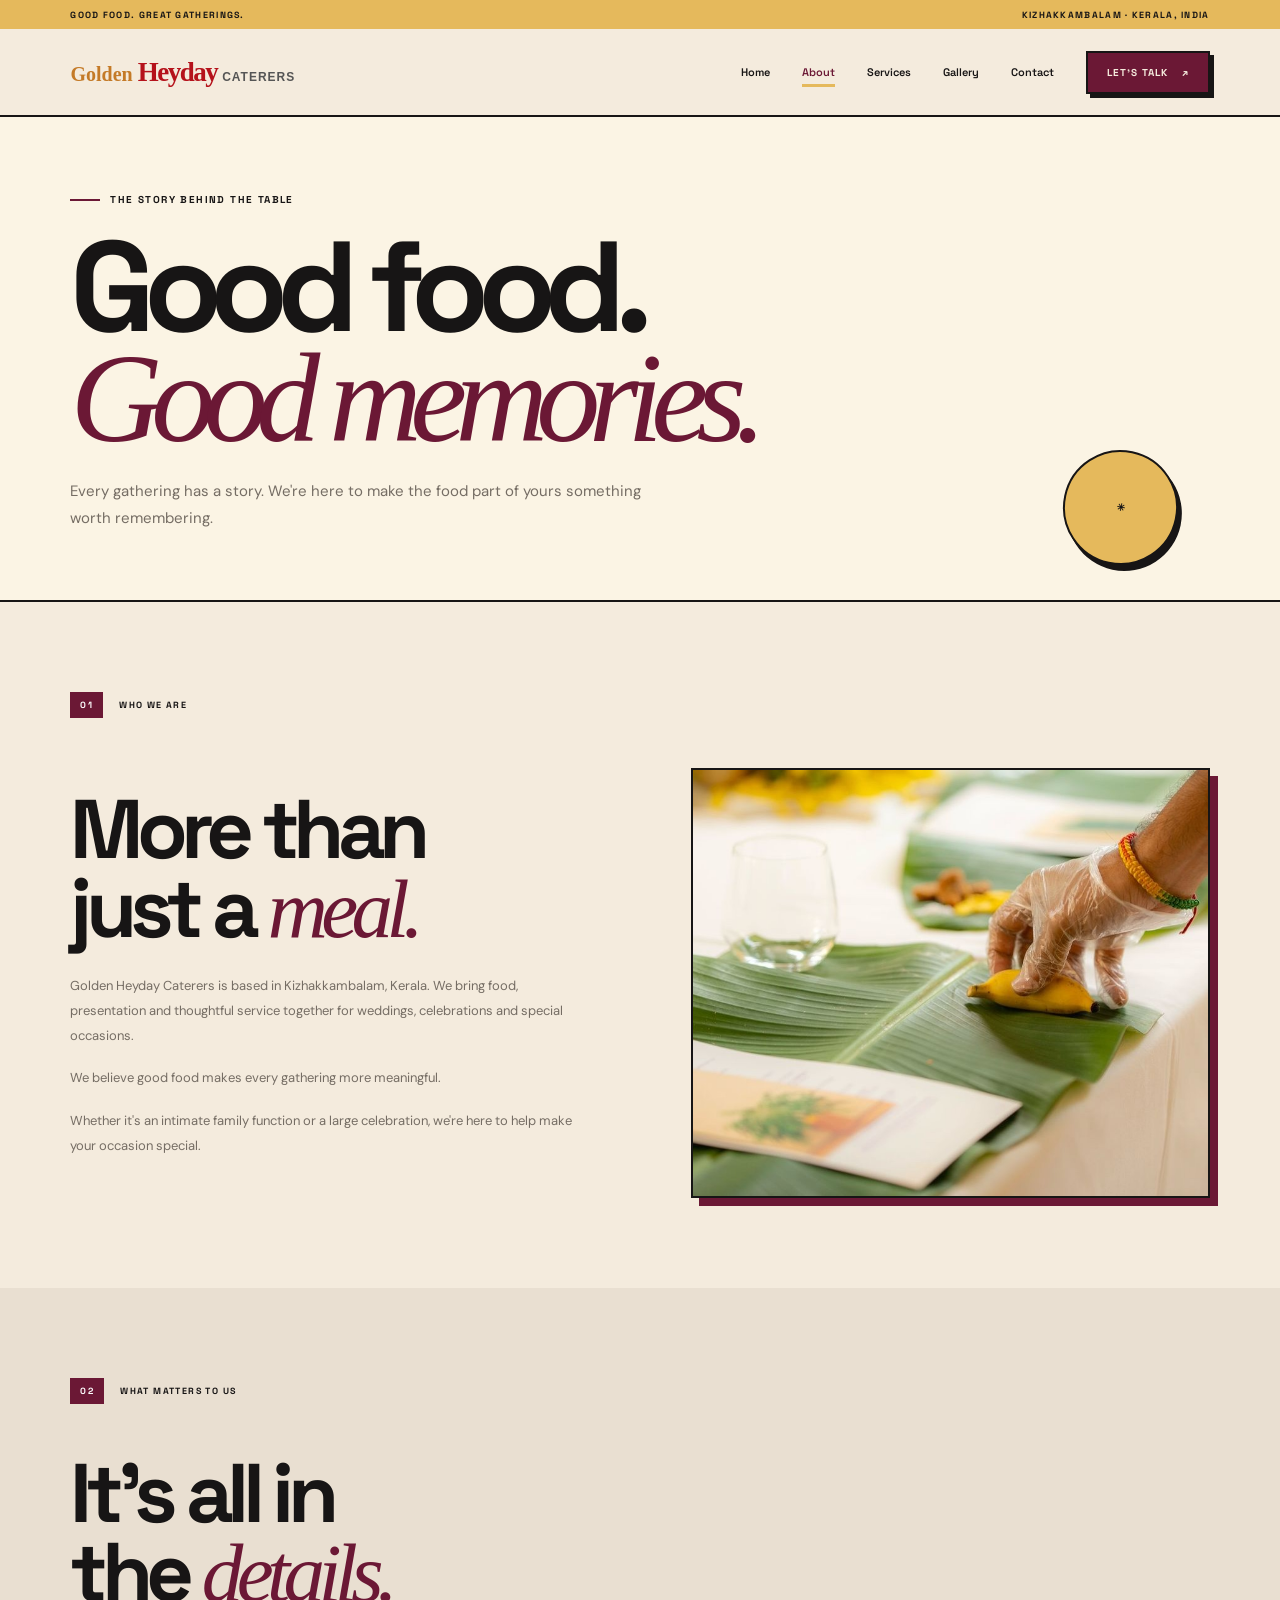
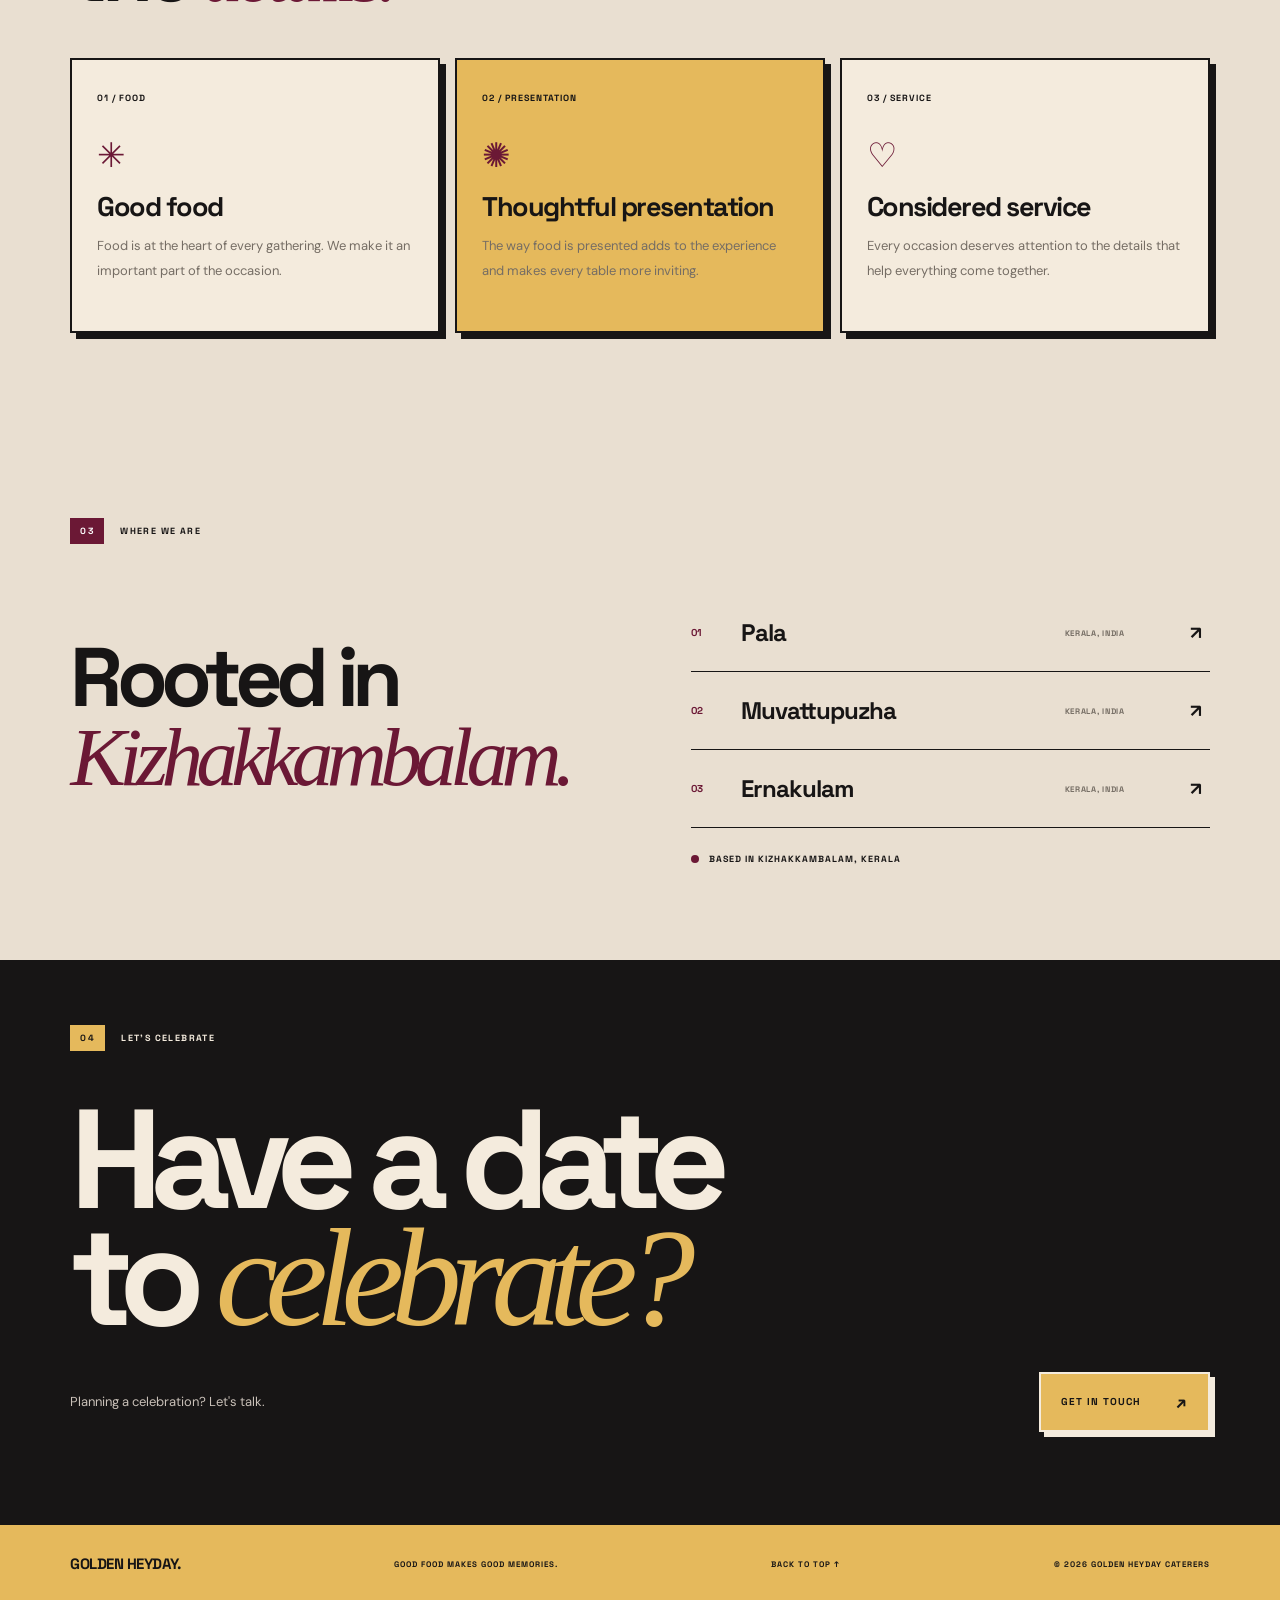
<file: about.html>
<!DOCTYPE html>
<html lang="en">
<head>
  <meta charset="UTF-8">
  <meta name="viewport" content="width=device-width, initial-scale=1.0">
  <meta name="description" content="Get to know Golden Heyday Caterers, based in Kizhakkambalam, Kerala.">
  <title>About Us | Golden Heyday Caterers</title>

  <link rel="preconnect" href="https://fonts.googleapis.com">
  <link rel="preconnect" href="https://fonts.gstatic.com" crossorigin>
  <link href="https://fonts.googleapis.com/css2?family=Bree+Serif&family=DM+Sans:wght@400;500;600;700&family=Space+Grotesk:wght@400;500;600;700&display=swap" rel="stylesheet">
  <link rel="stylesheet" href="css/style.css">
</head>
<body>

  <div class="announcement-bar">
    <span>GOOD FOOD. GREAT GATHERINGS.</span>
    <span class="announcement-location">KIZHAKKAMBALAM · KERALA, INDIA</span>
  </div>

  <header class="site-header" id="top">
    <a href="index.html" class="brand">
      <span class="brand-golden">Golden</span>
      <span class="brand-heyday">Heyday</span>
      <span class="brand-caterers">CATERERS</span>
    </a>

    <button class="menu-toggle" aria-label="Open navigation" aria-expanded="false" aria-controls="main-nav">
      <span></span><span></span>
    </button>

    <nav class="main-nav" id="main-nav">
      <a href="index.html">Home</a>
      <a href="about.html" class="active" aria-current="page">About</a>
      <a href="services.html">Services</a>
      <a href="gallery.html">Gallery</a>
      <a href="contact.html">Contact</a>
      <a class="nav-cta" href="contact.html">LET'S TALK <span>↗</span></a>
    </nav>
  </header>

  <main>
    <section class="page-hero">
      <p class="eyebrow"><span class="eyebrow-line"></span> THE STORY BEHIND THE TABLE</p>
      <h1>Good food.<br><em>Good memories.</em></h1>
      <p class="page-intro">
        Every gathering has a story. We're here to make the food
        part of yours something worth remembering.
      </p>
      <span class="hero-decoration">✳</span>
    </section>

    <section class="content-section">
      <div class="section-kicker">
        <span>01</span><span>WHO WE ARE</span>
      </div>

      <div class="two-column">
        <div>
          <h2>More than<br>just a <em>meal.</em></h2>
          <p>
            Golden Heyday Caterers is based in Kizhakkambalam, Kerala.
            We bring food, presentation and thoughtful service together
            for weddings, celebrations and special occasions.
          </p>
          <p>
            We believe good food makes every gathering more meaningful.
          </p>
          <p>
            Whether it's an intimate family function or a large
            celebration, we're here to help make your occasion special.
          </p>
        </div>

        <div class="editorial-image">
          <img src="images/057da8043b5d53d07769b2886df95674.jpg"
               alt="An elegantly arranged event table">
        </div>
      </div>
    </section>

    <section class="content-section" style="background:#E9DFD1;">
      <div class="section-kicker">
        <span>02</span><span>WHAT MATTERS TO US</span>
      </div>

      <h2>It's all in<br>the <em>details.</em></h2>

      <div class="service-grid" style="margin-top:45px;">
        <article class="service-card">
          <span class="card-number">01 / FOOD</span>
          <div class="service-icon">✳</div>
          <h3>Good food</h3>
          <p>
            Food is at the heart of every gathering.
            We make it an important part of the occasion.
          </p>
        </article>

        <article class="service-card lime-card">
          <span class="card-number">02 / PRESENTATION</span>
          <div class="service-icon">✺</div>
          <h3>Thoughtful presentation</h3>
          <p>
            The way food is presented adds to the experience
            and makes every table more inviting.
          </p>
        </article>

        <article class="service-card">
          <span class="card-number">03 / SERVICE</span>
          <div class="service-icon">♡</div>
          <h3>Considered service</h3>
          <p>
            Every occasion deserves attention to the details
            that help everything come together.
          </p>
        </article>
      </div>
    </section>

    <section class="locations section-pad">
      <div class="section-kicker">
        <span>03</span><span>WHERE WE ARE</span>
      </div>

      <div class="locations-layout">
        <div>
          <h2>Rooted in<br><em>Kizhakkambalam.</em></h2>
          <p class="locations-intro">
          </p>
        </div>

        <div class="location-list">
          <div class="location-row">
            <span>01</span><strong>Pala</strong><span>KERALA, INDIA</span><b>↗</b>
          </div>
          <div class="location-row">
            <span>02</span><strong>Muvattupuzha</strong><span>KERALA, INDIA</span><b>↗</b>
          </div>
          <div class="location-row">
            <span>03</span><strong>Ernakulam</strong><span>KERALA, INDIA</span><b>↗</b>
          </div>
          <div class="base-note">
            <span class="pin-dot"></span>
            BASED IN KIZHAKKAMBALAM, KERALA
          </div>
        </div>
      </div>
    </section>

    <section class="contact section-pad">
      <div class="section-kicker light">
        <span>04</span><span>LET'S CELEBRATE</span>
      </div>

      <h2>Have a date<br>to <em>celebrate?</em></h2>

      <div class="contact-bottom">
        <p>
          Planning a celebration? Let's talk.
        </p>
        <a class="contact-button" href="contact.html">
          GET IN TOUCH <span>↗</span>
        </a>
      </div>
    </section>
  </main>

  <footer class="site-footer">
    <a class="footer-brand" href="index.html">GOLDEN HEYDAY<span>.</span></a>
    <span>GOOD FOOD MAKES GOOD MEMORIES.</span>
    <a href="#top">BACK TO TOP ↑</a>
    <small>© <span id="year"></span> GOLDEN HEYDAY CATERERS</small>
  </footer>

  <script src="js/script.js"></script>
</body>
</html>
</file>
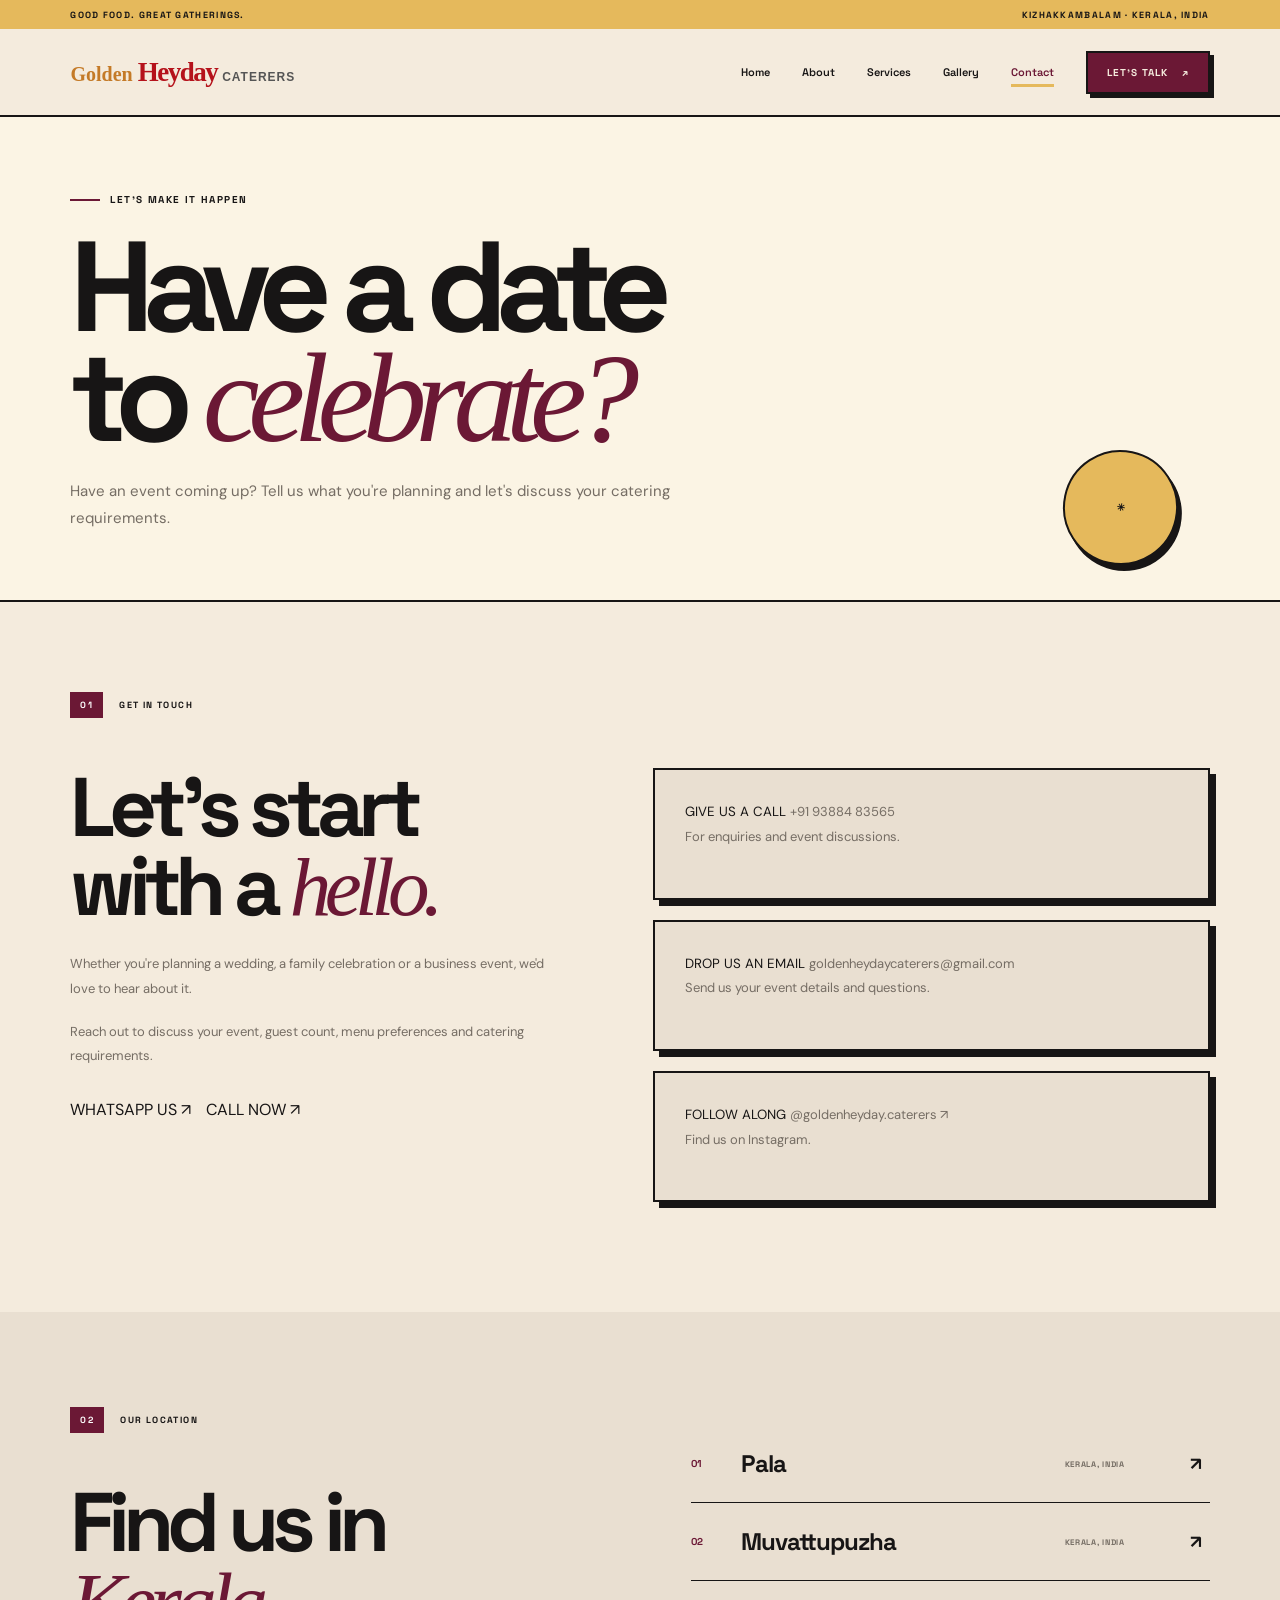
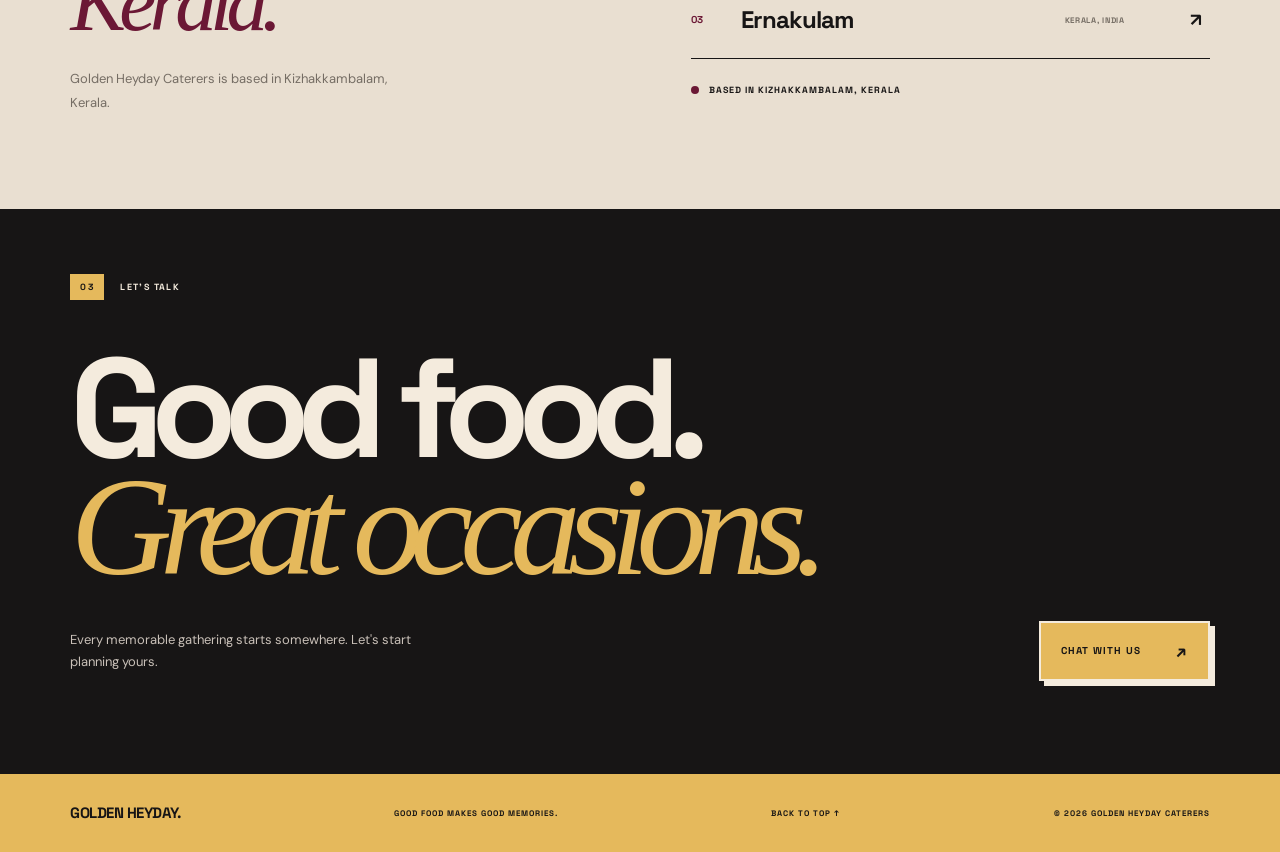
<file: contact.html>
<!DOCTYPE html>
<html lang="en">
<head>
  <meta charset="UTF-8">
  <meta name="viewport" content="width=device-width, initial-scale=1.0">
  <meta name="description" content="Contact Golden Heyday Caterers for wedding, celebration and event catering enquiries.">
  <title>Contact | Golden Heyday Caterers</title>

  <link rel="preconnect" href="https://fonts.googleapis.com">
  <link rel="preconnect" href="https://fonts.gstatic.com" crossorigin>
  <link href="https://fonts.googleapis.com/css2?family=Bree+Serif&family=DM+Sans:wght@400;500;600;700&family=Space+Grotesk:wght@400;500;600;700&display=swap" rel="stylesheet">
  <link rel="stylesheet" href="css/style.css">
</head>
<body>

  <div class="announcement-bar">
    <span>GOOD FOOD. GREAT GATHERINGS.</span>
    <span class="announcement-location">KIZHAKKAMBALAM · KERALA, INDIA</span>
  </div>

  <header class="site-header" id="top">
    <a href="index.html" class="brand">
      <span class="brand-golden">Golden</span>
      <span class="brand-heyday">Heyday</span>
      <span class="brand-caterers">CATERERS</span>
    </a>

    <button class="menu-toggle" aria-label="Open navigation" aria-expanded="false" aria-controls="main-nav">
      <span></span><span></span>
    </button>

    <nav class="main-nav" id="main-nav">
      <a href="index.html">Home</a>
      <a href="about.html">About</a>
      <a href="services.html">Services</a>
      <a href="gallery.html">Gallery</a>
      <a href="contact.html" class="active" aria-current="page">Contact</a>
      <a class="nav-cta" href="contact.html">LET'S TALK <span>↗</span></a>
    </nav>
  </header>

  <main>
    <section class="page-hero">
      <p class="eyebrow"><span class="eyebrow-line"></span> LET'S MAKE IT HAPPEN</p>
      <h1>Have a date<br>to <em>celebrate?</em></h1>
      <p class="page-intro">
        Have an event coming up? Tell us what you're planning
        and let's discuss your catering requirements.
      </p>
      <span class="hero-decoration">✳</span>
    </section>

    <section class="content-section">
      <div class="section-kicker">
        <span>01</span><span>GET IN TOUCH</span>
      </div>

      <div class="contact-page-grid">

        <div>
          <h2>Let's start<br>with a <em>hello.</em></h2>

          <p>
            Whether you're planning a wedding, a family celebration
            or a business event, we'd love to hear about it.
          </p>

          <p>
            Reach out to discuss your event, guest count,
            menu preferences and catering requirements.
          </p>

          <div class="contact-actions">
            <a href="https://wa.me/919388483565"
               target="_blank" rel="noopener">
              WHATSAPP US ↗
            </a>

            <a class="secondary" href="tel:+919388483565">
              CALL NOW ↗
            </a>
          </div>
        </div>

        <div>
          <div class="contact-card">
            <small>GIVE US A CALL</small>
            <a href="tel:+919388483565">+91 93884 83565</a>
            <p>For enquiries and event discussions.</p>
          </div>

          <div class="contact-card">
            <small>DROP US AN EMAIL</small>
            <a href="mailto:goldenheydaycaterers@gmail.com">
              goldenheydaycaterers@gmail.com
            </a>
            <p>Send us your event details and questions.</p>
          </div>

          <div class="contact-card">
            <small>FOLLOW ALONG</small>
            <a href="https://www.instagram.com/goldenheyday.caterers/"
               target="_blank" rel="noopener">
              @goldenheyday.caterers ↗
            </a>
            <p>Find us on Instagram.</p>
          </div>
        </div>

      </div>
    </section>

    <section class="locations section-pad">
      <div class="locations-layout">
        <div>
          <div class="section-kicker">
            <span>02</span><span>OUR LOCATION</span>
          </div>

          <h2>Find us in<br><em>Kerala.</em></h2>

          <p class="locations-intro">
            Golden Heyday Caterers is based in
            Kizhakkambalam, Kerala.
          </p>
        </div>

        <div class="location-list">
          <div class="location-row">
            <span>01</span>
            <strong>Pala</strong>
            <span>KERALA, INDIA</span>
            <b>↗</b>
          </div>

          <div class="location-row">
            <span>02</span>
            <strong>Muvattupuzha</strong>
            <span>KERALA, INDIA</span>
            <b>↗</b>
          </div>

          <div class="location-row">
            <span>03</span>
            <strong>Ernakulam</strong>
            <span>KERALA, INDIA</span>
            <b>↗</b>
          </div>

          <div class="base-note">
            <span class="pin-dot"></span>
            BASED IN KIZHAKKAMBALAM, KERALA
          </div>
        </div>
      </div>
    </section>

    <section class="contact section-pad">
      <div class="section-kicker light">
        <span>03</span><span>LET'S TALK</span>
      </div>

      <h2>Good food.<br><em>Great occasions.</em></h2>

      <div class="contact-bottom">
        <p>
          Every memorable gathering starts somewhere.
          Let's start planning yours.
        </p>

        <a class="contact-button"
           href="https://wa.me/919388483565"
           target="_blank" rel="noopener">
          CHAT WITH US <span>↗</span>
        </a>
      </div>
    </section>
  </main>

  <footer class="site-footer">
    <a class="footer-brand" href="index.html">GOLDEN HEYDAY<span>.</span></a>
    <span>GOOD FOOD MAKES GOOD MEMORIES.</span>
    <a href="#top">BACK TO TOP ↑</a>
    <small>© <span id="year"></span> GOLDEN HEYDAY CATERERS</small>
  </footer>

  <script src="js/script.js"></script>
</body>
</html>
</file>
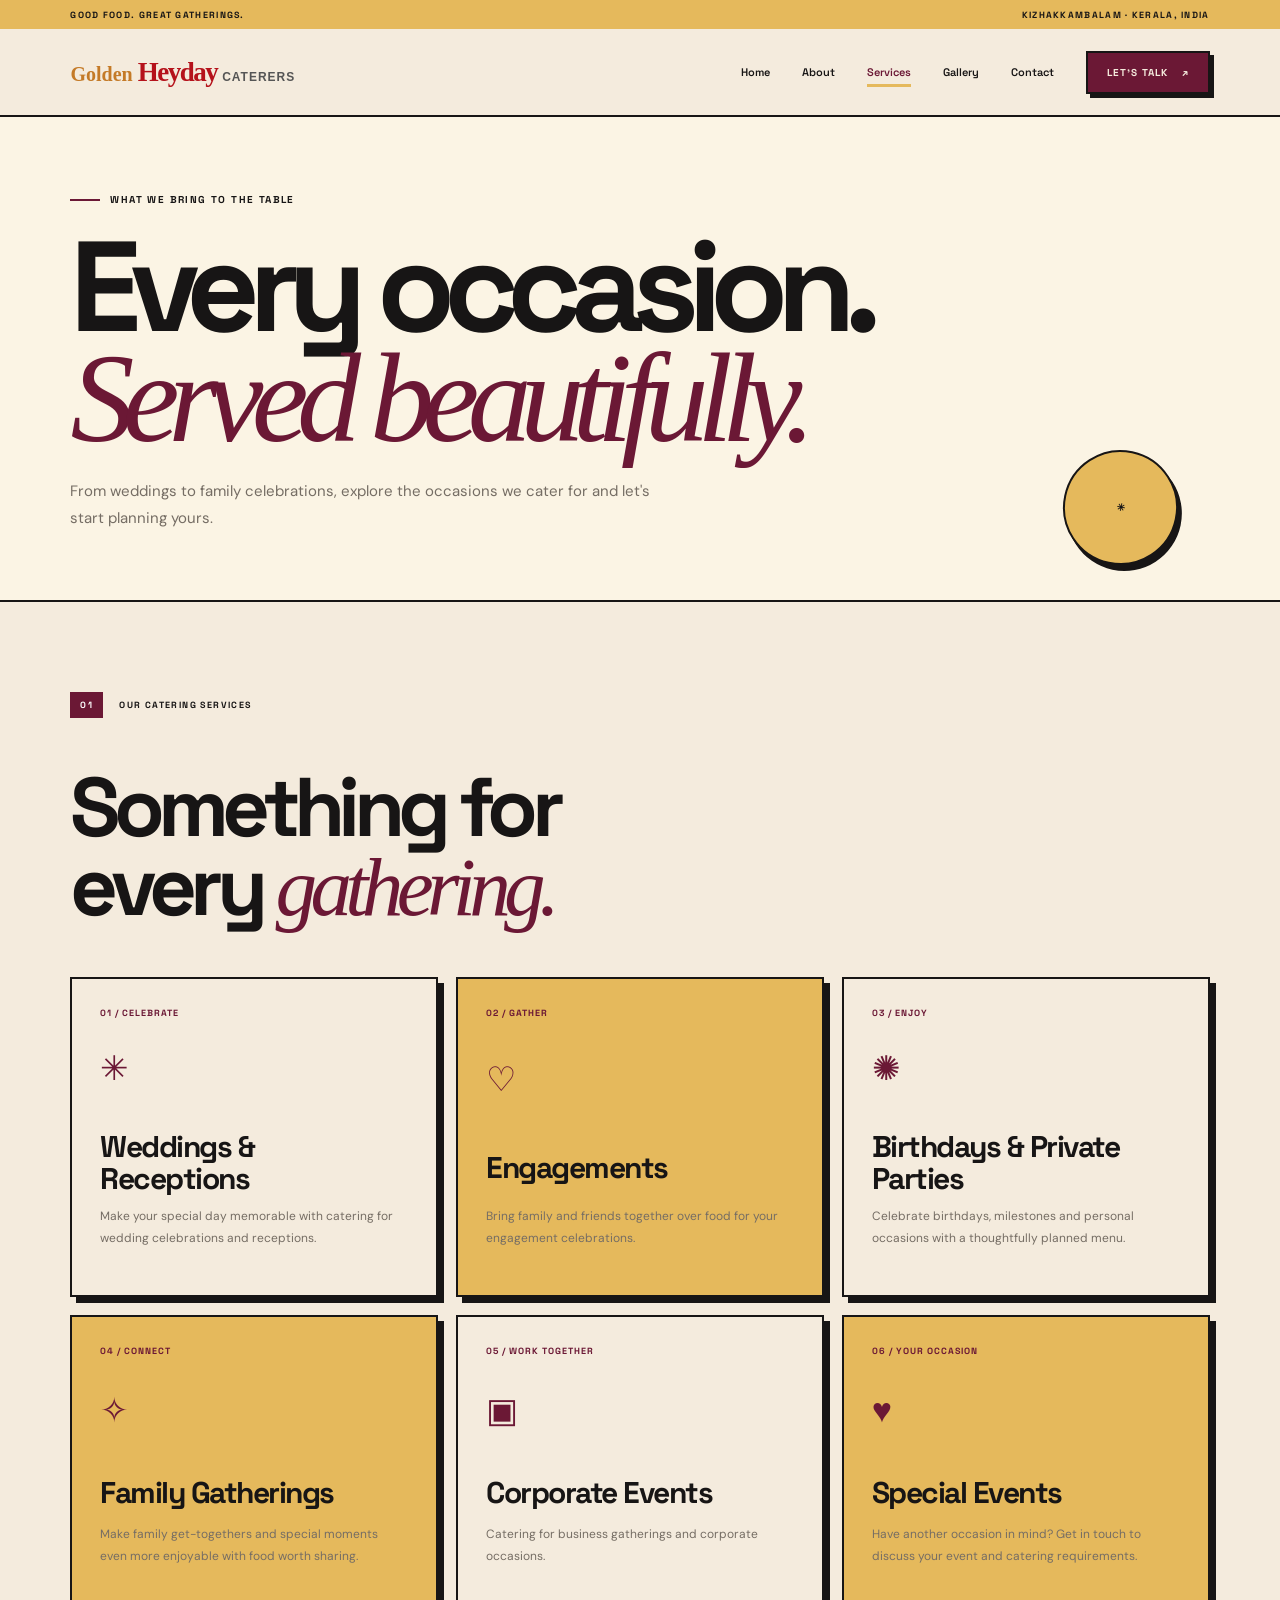
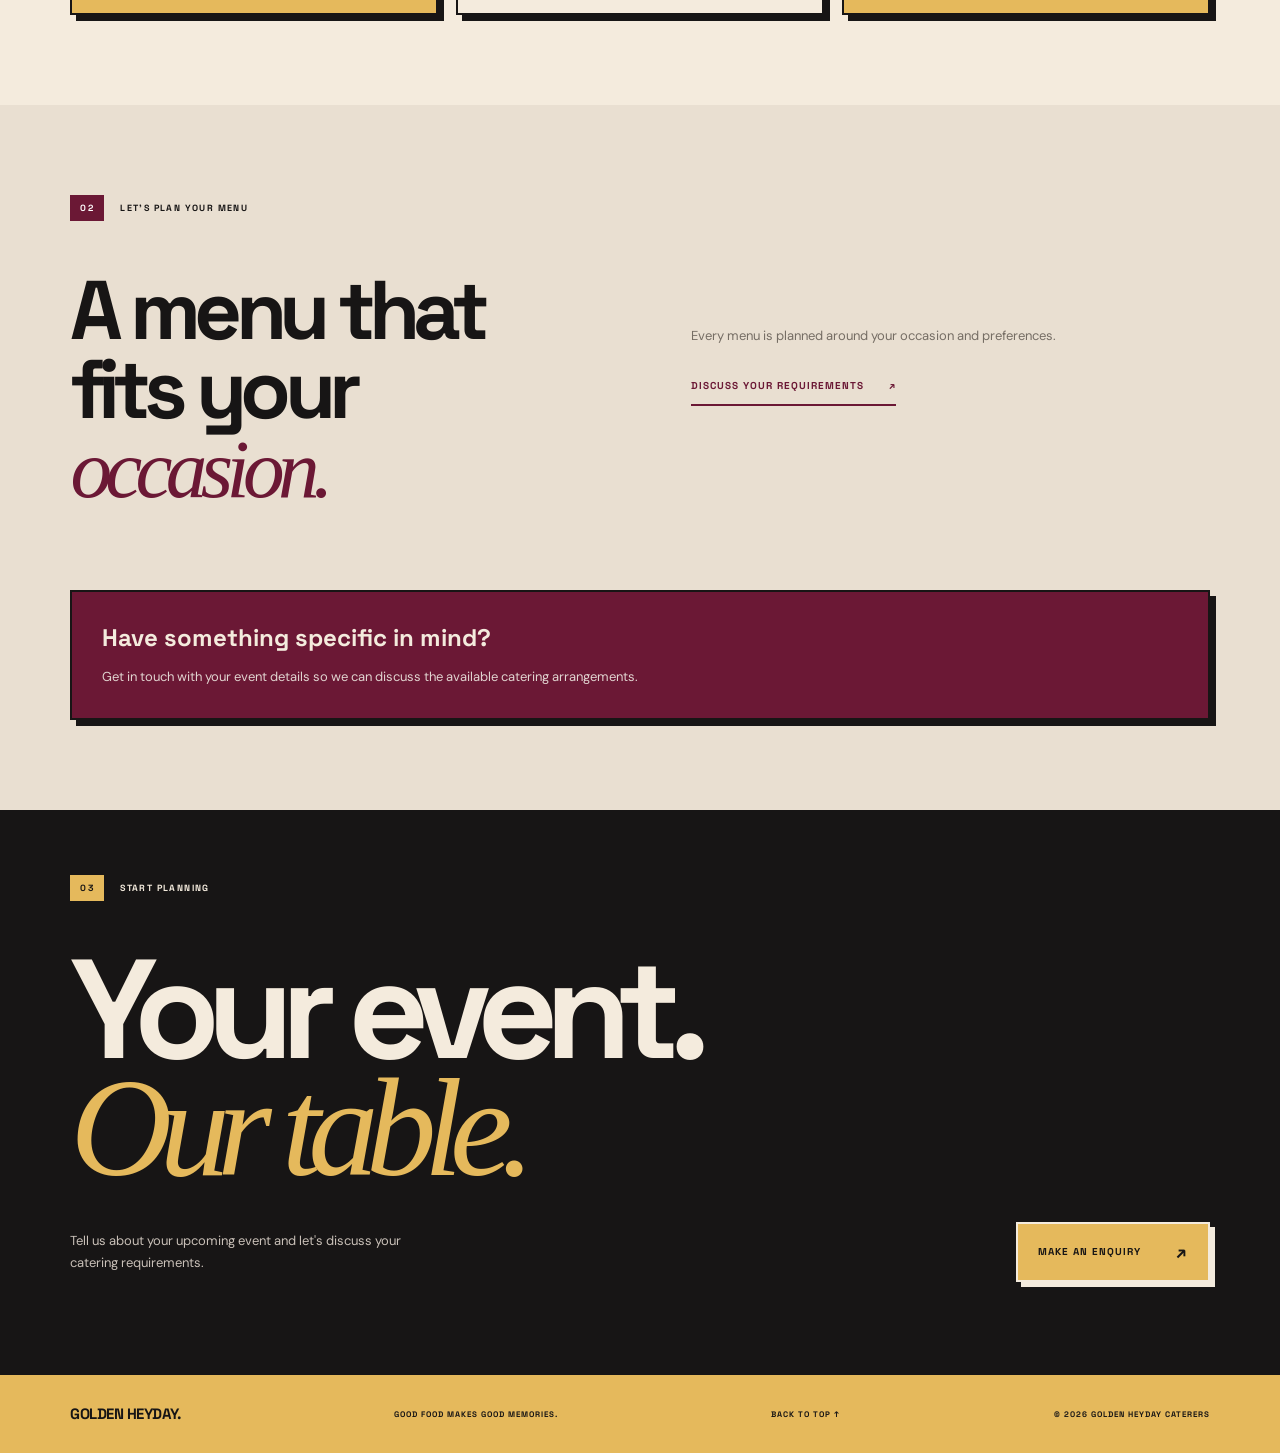
<file: services.html>
<!DOCTYPE html>
<html lang="en">
<head>
  <meta charset="UTF-8">
  <meta name="viewport" content="width=device-width, initial-scale=1.0">
  <meta name="description" content="Explore catering services from Golden Heyday Caterers for weddings, celebrations and events.">
  <title>Services | Golden Heyday Caterers</title>

  <link rel="preconnect" href="https://fonts.googleapis.com">
  <link rel="preconnect" href="https://fonts.gstatic.com" crossorigin>
  <link href="https://fonts.googleapis.com/css2?family=Bree+Serif&family=DM+Sans:wght@400;500;600;700&family=Space+Grotesk:wght@400;500;600;700&display=swap" rel="stylesheet">
  <link rel="stylesheet" href="css/style.css">
</head>
<body>

  <div class="announcement-bar">
    <span>GOOD FOOD. GREAT GATHERINGS.</span>
    <span class="announcement-location">KIZHAKKAMBALAM · KERALA, INDIA</span>
  </div>

  <header class="site-header" id="top">
    <a href="index.html" class="brand">
      <span class="brand-golden">Golden</span>
      <span class="brand-heyday">Heyday</span>
      <span class="brand-caterers">CATERERS</span>
    </a>

    <button class="menu-toggle" aria-label="Open navigation" aria-expanded="false" aria-controls="main-nav">
      <span></span><span></span>
    </button>

    <nav class="main-nav" id="main-nav">
      <a href="index.html">Home</a>
      <a href="about.html">About</a>
      <a href="services.html" class="active" aria-current="page">Services</a>
      <a href="gallery.html">Gallery</a>
      <a href="contact.html">Contact</a>
      <a class="nav-cta" href="contact.html">LET'S TALK <span>↗</span></a>
    </nav>
  </header>

  <main>
    <section class="page-hero">
      <p class="eyebrow"><span class="eyebrow-line"></span> WHAT WE BRING TO THE TABLE</p>
      <h1>Every occasion.<br><em>Served beautifully.</em></h1>
      <p class="page-intro">
        From weddings to family celebrations, explore the occasions
        we cater for and let's start planning yours.
      </p>
      <span class="hero-decoration">✳</span>
    </section>

    <section class="content-section">
      <div class="section-kicker">
        <span>01</span><span>OUR CATERING SERVICES</span>
      </div>

      <h2>Something for<br>every <em>gathering.</em></h2>

      <div class="service-page-grid" style="margin-top:50px;">

        <article class="service-page-card">
          <span class="card-number">01 / CELEBRATE</span>
          <div class="service-icon">✳</div>
          <h3>Weddings & Receptions</h3>
          <p>
            Make your special day memorable with catering
            for wedding celebrations and receptions.
          </p>
        </article>

        <article class="service-page-card">
          <span class="card-number">02 / GATHER</span>
          <div class="service-icon">♡</div>
          <h3>Engagements</h3>
          <p>
            Bring family and friends together over food
            for your engagement celebrations.
          </p>
        </article>

        <article class="service-page-card">
          <span class="card-number">03 / ENJOY</span>
          <div class="service-icon">✺</div>
          <h3>Birthdays & Private Parties</h3>
          <p>
            Celebrate birthdays, milestones and personal
            occasions with a thoughtfully planned menu.
          </p>
        </article>

        <article class="service-page-card">
          <span class="card-number">04 / CONNECT</span>
          <div class="service-icon">✧</div>
          <h3>Family Gatherings</h3>
          <p>
            Make family get-togethers and special moments
            even more enjoyable with food worth sharing.
          </p>
        </article>

        <article class="service-page-card">
          <span class="card-number">05 / WORK TOGETHER</span>
          <div class="service-icon">▣</div>
          <h3>Corporate Events</h3>
          <p>
            Catering for business gatherings and corporate
            occasions.
          </p>
        </article>

        <article class="service-page-card">
          <span class="card-number">06 / YOUR OCCASION</span>
          <div class="service-icon">♥</div>
          <h3>Special Events</h3>
          <p>
            Have another occasion in mind? Get in touch
            to discuss your event and catering requirements.
          </p>
        </article>

      </div>
    </section>

    <section class="content-section" style="background:#E9DFD1;">
      <div class="two-column">
        <div>
          <div class="section-kicker">
            <span>02</span><span>LET'S PLAN YOUR MENU</span>
          </div>
          <h2>A menu that<br>fits your <em>occasion.</em></h2>
        </div>

        <div>
          <p>
            Every menu is planned around your occasion and preferences.
          </p>
          <a class="text-link" href="contact.html">
            DISCUSS YOUR REQUIREMENTS <span>↗</span>
          </a>
        </div>
      </div>

      <div class="menu-note">
        <h3 style="font-size:24px;margin-bottom:12px;">Have something specific in mind?</h3>
        <p style="margin-bottom:0;">
          Get in touch with your event details so we can
          discuss the available catering arrangements.
        </p>
      </div>
    </section>

    <section class="contact section-pad">
      <div class="section-kicker light">
        <span>03</span><span>START PLANNING</span>
      </div>

      <h2>Your event.<br><em>Our table.</em></h2>

      <div class="contact-bottom">
        <p>
          Tell us about your upcoming event and
          let's discuss your catering requirements.
        </p>
        <a class="contact-button" href="contact.html">
          MAKE AN ENQUIRY <span>↗</span>
        </a>
      </div>
    </section>
  </main>

  <footer class="site-footer">
    <a class="footer-brand" href="index.html">GOLDEN HEYDAY<span>.</span></a>
    <span>GOOD FOOD MAKES GOOD MEMORIES.</span>
    <a href="#top">BACK TO TOP ↑</a>
    <small>© <span id="year"></span> GOLDEN HEYDAY CATERERS</small>
  </footer>

  <script src="js/script.js"></script>
</body>
</html>
</file>
<file: css/style.css>
:root {
  --paper: #F4EBDD;
  --burgundy: #6B1835;
  --gold: #E5B95C;
  --lime: #E5B95C;
  --ink: #171515;
  --muted: #756D64;
  --line: #CFC5B7;
  --display: 'Space Grotesk', sans-serif;
  --body: 'DM Sans', sans-serif;
}

/* RESET */

* {
  margin: 0;
  padding: 0;
  box-sizing: border-box;
}

html {
  scroll-behavior: smooth;
}

body {
  background: var(--paper);
  color: var(--ink);
  font-family: var(--body);
  overflow-x: hidden;
}

a {
  text-decoration: none;
  color: inherit;
}

img {
  display: block;
  width: 100%;
  object-fit: cover;
}

h1, h2, h3 {
  font-family: var(--display);
}

.section-pad {
  padding: 90px 5.5%;
}

/* ANNOUNCEMENT BAR */

.announcement-bar {
  min-height: 29px;
  padding: 0 5.5%;
  background: var(--lime);
  display: flex;
  justify-content: space-between;
  align-items: center;
  gap: 15px;
  font: 700 9px var(--display);
  letter-spacing: 1.3px;
}

/* NAVBAR */

.site-header {
  min-height: 88px;
  padding: 0 5.5%;
  display: flex;
  align-items: center;
  justify-content: space-between;
  border-bottom: 2px solid var(--ink);
  background: var(--paper);
  position: relative;
  z-index: 10;
}

.brand {
  display: flex;
  align-items: baseline;
  gap: 0 5px;
  white-space: nowrap;
  text-decoration: none;
}

.brand-golden {
  font-family: Georgia, serif;
  font-size: 20px;
  font-weight: bold;
  color: #C47A27;
}

.brand-heyday {
  font-family: Georgia, serif;
  font-size: 27px;
  font-weight: 900;
  color: #B5121B;
  letter-spacing: -1.5px;
}

.brand-caterers {
  font-family: Arial, sans-serif;
  font-size: 12px;
  font-weight: bold;
  color: #555;
  letter-spacing: 1px;
}

.main-nav {
  display: flex;
  align-items: center;
  gap: 32px;
}

.main-nav > a:not(.nav-cta) {
  font: 600 11px var(--display);
  transition: color .2s;
}

.main-nav > a:not(.nav-cta):hover {
  color: var(--burgundy);
}

.main-nav a.active:not(.nav-cta) {
  color: var(--burgundy);
  position: relative;
}

.main-nav a.active:not(.nav-cta)::after {
  content: "";
  position: absolute;
  left: 0;
  right: 0;
  bottom: -8px;
  height: 3px;
  background: var(--lime);
}

.nav-cta {
  background: var(--burgundy);
  color: var(--paper);
  padding: 13px 19px;
  font: 700 10px var(--display);
  letter-spacing: 1px;
  border: 2px solid var(--ink);
  box-shadow: 4px 4px 0 var(--ink);
  transition: .2s;
}

.nav-cta:hover {
  transform: translate(3px, 3px);
  box-shadow: 1px 1px 0 var(--ink);
}

.nav-cta span {
  margin-left: 10px;
}

.menu-toggle {
  display: none;
}

/* HOMEPAGE HERO */

.hero {
  min-height: 620px;
  display: grid;
  grid-template-columns: 1fr 1fr;
  align-items: center;
  position: relative;
  gap: 30px;
  padding: 65px 5.5% 75px;
}

.hero-copy {
  padding-left: 2%;
}

.eyebrow {
  display: flex;
  align-items: center;
  gap: 10px;
  font: 700 10px var(--display);
  letter-spacing: 1.4px;
  margin-bottom: 32px;
}

.eyebrow-line {
  width: 30px;
  height: 2px;
  background: var(--burgundy);
}

.hero h1 {
  font-size: clamp(85px, 12vw, 155px);
  line-height: .79;
  letter-spacing: -.1em;
  margin-bottom: 42px;
}

.highlight-word {
  color: var(--burgundy);
  font-family: Georgia, serif;
  font-weight: 400;
  font-style: italic;
  letter-spacing: -.08em;
}

.hero-star {
  display: inline-block;
  font-size: 35px;
  color: var(--burgundy);
  vertical-align: top;
  margin-left: 15px;
}

.hero-bottom {
  display: flex;
  align-items: center;
  justify-content: space-between;
  gap: 20px;
  max-width: 440px;
}

.hero-description {
  max-width: 300px;
  font-size: 13px;
  line-height: 1.7;
  color: var(--muted);
}

.round-link {
  width: 52px;
  height: 52px;
  flex-shrink: 0;
  border-radius: 50%;
  border: 2px solid var(--ink);
  display: grid;
  place-items: center;
  font-size: 24px;
  background: var(--lime);
  box-shadow: 4px 4px 0 var(--ink);
  transition: .2s;
}

.round-link:hover {
  transform: translate(3px, 3px);
  box-shadow: 1px 1px 0 var(--ink);
}

.hero-visual {
  position: relative;
  width: 90%;
  margin-left: auto;
}

.photo-frame {
  border: 2px solid var(--ink);
  overflow: hidden;
}

.hero-photo {
  height: 630px;
  box-shadow: 9px 9px 0 var(--burgundy);
}

.hero-photo img {
  height: 100%;
}

.hero-sticker {
  position: absolute;
  top: 30px;
  left: -42px;
  width: 110px;
  height: 110px;
  background: var(--lime);
  border: 2px solid var(--ink);
  border-radius: 50%;
  display: flex;
  flex-direction: column;
  align-items: center;
  justify-content: center;
  font: 700 8px var(--display);
  text-align: center;
  transform: rotate(-12deg);
  box-shadow: 4px 4px 0 var(--ink);
}

.hero-sticker strong {
  font-size: 25px;
  color: var(--burgundy);
}

.hero-caption {
  display: flex;
  justify-content: space-between;
  gap: 10px;
  margin-top: 18px;
  font: 700 9px var(--display);
  letter-spacing: 1px;
}

.hero-side-note {
  position: absolute;
  right: 1.5%;
  top: 50%;
  writing-mode: vertical-rl;
  font: 700 8px var(--display);
  letter-spacing: 2px;
}

/* TICKER */

.ticker {
  background: var(--burgundy);
  color: var(--paper);
  padding: 19px 0;
  overflow: hidden;
  border-top: 2px solid var(--ink);
  border-bottom: 2px solid var(--ink);
}

.ticker-track {
  display: flex;
  align-items: center;
  justify-content: space-around;
  gap: 40px;
  white-space: nowrap;
  font: 700 17px var(--display);
  letter-spacing: 1px;
}

.ticker-track b {
  color: var(--lime);
  font-size: 22px;
}

/* SECTION LABELS */

.section-kicker {
  display: flex;
  align-items: center;
  gap: 16px;
  font: 700 9px var(--display);
  letter-spacing: 1.4px;
  margin-bottom: 50px;
}

.section-kicker span:first-child {
  background: var(--burgundy);
  color: white;
  padding: 7px 10px;
}

.section-kicker.light {
  color: var(--paper);
}

.section-kicker.light span:first-child {
  background: var(--lime);
  color: var(--ink);
}

/* HOMEPAGE ABOUT */

.about {
  padding-top: 110px;
  padding-bottom: 100px;
}

.about-grid {
  display: grid;
  grid-template-columns: 1.1fr .9fr;
  gap: 10%;
  align-items: start;
  margin-bottom: 60px;
}

h2 {
  font-size: clamp(48px, 6.5vw, 85px);
  line-height: .95;
  letter-spacing: -.08em;
}

h2 em {
  color: var(--burgundy);
  font-family: Georgia, serif;
  font-weight: 400;
}

.about-copy {
  padding-top: 5px;
}

.large-copy {
  font-size: 19px;
  line-height: 1.6;
  margin-bottom: 22px;
}

.about-copy > p:not(.large-copy) {
  font-size: 12px;
  line-height: 1.8;
  color: var(--muted);
  margin-bottom: 25px;
}

.text-link {
  display: inline-flex;
  align-items: center;
  gap: 25px;
  padding: 12px 0;
  border-bottom: 2px solid var(--burgundy);
  color: var(--burgundy);
  font: 700 10px var(--display);
  letter-spacing: 1px;
  transition: gap .2s;
}

.text-link:hover {
  gap: 35px;
}

.about-image {
  height: 400px;
  position: relative;
}

.about-image img {
  height: 100%;
}

.image-label {
  position: absolute;
  bottom: 0;
  left: 0;
  background: var(--lime);
  border-top: 2px solid var(--ink);
  border-right: 2px solid var(--ink);
  padding: 12px 18px;
  font: 700 9px var(--display);
  letter-spacing: 1px;
}

/* HOMEPAGE SERVICES */

.services {
  background: var(--burgundy);
  color: var(--paper);
  padding-top: 95px;
  padding-bottom: 90px;
}

.services-heading,
.gallery-heading {
  display: flex;
  justify-content: space-between;
  align-items: end;
  gap: 30px;
  margin-bottom: 45px;
}

.services-heading h2 {
  font-size: clamp(55px, 7vw, 90px);
}

.services-heading h2 em {
  color: var(--lime);
}

.services-heading > p,
.gallery-heading p {
  max-width: 260px;
  font-size: 12px;
  line-height: 1.7;
  color: var(--muted);
}

.services-heading > p {
  color: #e1d4d0;
}

.service-grid {
  display: grid;
  grid-template-columns: repeat(3, 1fr);
  gap: 15px;
}

.service-card {
  min-height: 275px;
  padding: 25px;
  background: var(--paper);
  color: var(--ink);
  border: 2px solid var(--ink);
  box-shadow: 6px 6px 0 var(--ink);
  transition: transform .2s;
}

.service-card:hover {
  transform: translateY(-7px);
}

.service-card.lime-card {
  background: var(--lime);
}

.card-number {
  font: 700 9px var(--display);
  letter-spacing: 1px;
}

.service-icon {
  font-size: 34px;
  color: var(--burgundy);
  margin: 27px 0 15px;
}

.service-card h3 {
  font-size: 27px;
  line-height: 1;
  letter-spacing: -1.5px;
  margin-bottom: 14px;
}

.service-card p {
  font-size: 11px;
  line-height: 1.7;
  color: var(--muted);
}

.wide-card {
  grid-column: span 2;
}

.wide-card-content {
  display: flex;
  justify-content: space-between;
  gap: 20px;
}

.wide-card-content > div {
  min-width: 45%;
}

.wide-card-content p {
  max-width: 240px;
  font-size: 12px;
  line-height: 1.7;
  align-self: center;
}

.custom-card {
  background: var(--lime);
}

/* HOMEPAGE GALLERY */

.gallery {
  padding-top: 100px;
  padding-bottom: 100px;
}

.gallery-heading h2 {
  font-size: clamp(55px, 7vw, 90px);
}

.gallery-grid {
  display: grid;
  grid-template-columns: 1.1fr .9fr;
  grid-template-rows: 240px 240px;
  gap: 15px;
  margin-bottom: 35px;
}

.gallery-item {
  position: relative;
  overflow: hidden;
  border: 2px solid var(--ink);
  background: var(--ink);
}

.gallery-item img {
  height: 100%;
  transition: transform .5s;
}

.gallery-item:hover img {
  transform: scale(1.06);
}

.gallery-tall {
  grid-row: span 2;
}

.gallery-small,
.gallery-wide {
  height: 240px;
}

.gallery-item figcaption {
  position: absolute;
  bottom: 0;
  left: 0;
  right: 0;
  padding: 13px 15px;
  background: var(--lime);
  border-top: 2px solid var(--ink);
  display: flex;
  justify-content: space-between;
  gap: 10px;
  font: 700 9px var(--display);
  letter-spacing: 1px;
}

/* LOCATIONS */

.locations {
  background: #E9DFD1;
  padding-top: 95px;
  padding-bottom: 95px;
}

.locations-layout {
  display: grid;
  grid-template-columns: 1fr 1fr;
  gap: 9%;
  align-items: center;
}

.locations-intro {
  font-size: 13px;
  line-height: 1.8;
  color: var(--muted);
  max-width: 320px;
  margin-top: 25px;
}

.location-row {
  display: grid;
  grid-template-columns: 35px 1fr 110px 20px;
  align-items: center;
  gap: 15px;
  border-bottom: 1.5px solid var(--ink);
  padding: 23px 0;
}

.location-row > span:first-child {
  font: 700 10px var(--display);
  color: var(--burgundy);
}

.location-row strong {
  font: 700 24px var(--display);
  letter-spacing: -1px;
}

.location-row > span:nth-child(3) {
  font: 700 8px var(--display);
  letter-spacing: .7px;
  color: var(--muted);
}

.location-row b {
  font-size: 18px;
}

.base-note {
  display: flex;
  align-items: center;
  gap: 10px;
  margin-top: 25px;
  font: 700 9px var(--display);
  letter-spacing: 1px;
}

.pin-dot {
  width: 8px;
  height: 8px;
  border-radius: 50%;
  background: var(--burgundy);
}

/* CONTACT SECTION */

.contact {
  background: var(--ink);
  color: var(--paper);
  padding-top: 65px;
  padding-bottom: 45px;
  position: relative;
  overflow: hidden;
}

.contact-top {
  display: flex;
  justify-content: space-between;
}

.contact-spark {
  font-size: 55px;
  color: var(--lime);
  line-height: 1;
}

.contact h2 {
  font-size: clamp(70px, 11vw, 145px);
  line-height: .83;
  margin: 30px 0 35px;
  letter-spacing: -.09em;
}

.contact h2 em {
  color: var(--lime);
}

.contact-bottom {
  display: flex;
  justify-content: space-between;
  align-items: center;
  gap: 30px;
  margin-bottom: 48px;
}

.contact-bottom p {
  font-size: 13px;
  line-height: 1.7;
  max-width: 350px;
  color: #c9c0b8;
}

.contact-button {
  display: inline-flex;
  align-items: center;
  gap: 35px;
  background: var(--lime);
  color: var(--ink);
  border: 2px solid var(--paper);
  box-shadow: 5px 5px 0 var(--paper);
  padding: 17px 20px;
  font: 700 10px var(--display);
  letter-spacing: 1px;
  transition: .2s;
}

.contact-button:hover {
  transform: translate(3px, 3px);
  box-shadow: 1px 1px 0 var(--paper);
}

.contact-button span {
  font-size: 17px;
}

.contact-details {
  display: flex;
  flex-wrap: wrap;
  gap: 30px;
  border-top: 1px solid #57504b;
  padding-top: 22px;
}

.contact-details a {
  font: 600 9px var(--display);
  letter-spacing: 1px;
  color: #e2d9d0;
}

.contact-details a:hover {
  color: var(--lime);
}

/* FOOTER */

.site-footer {
  min-height: 78px;
  padding: 18px 5.5%;
  display: flex;
  align-items: center;
  justify-content: space-between;
  gap: 20px;
  background: var(--lime);
  font: 700 8px var(--display);
  letter-spacing: 1px;
}

.footer-brand {
  font-size: 15px;
  letter-spacing: -.5px;
}

.site-footer small {
  font-size: 8px;
}

/* INNER PAGE HERO */

.page-hero {
  background: #FBF4E4;
  padding: 76px 5.5% 68px;
  border-bottom: 2px solid var(--ink);
  position: relative;
  overflow: hidden;
}

.page-hero .eyebrow {
  margin-bottom: 26px;
}

.page-hero h1 {
  font-size: clamp(64px, 10vw, 132px);
  line-height: .86;
  letter-spacing: -.09em;
  margin: 0;
  max-width: 1000px;
}

.page-hero h1 em {
  font-family: Georgia, serif;
  font-weight: 400;
  color: var(--burgundy);
}

.page-intro {
  max-width: 600px;
  margin-top: 25px;
  font-size: 15px;
  line-height: 1.8;
  color: var(--muted);
}

.hero-decoration {
  position: absolute;
  right: 8%;
  bottom: 35px;
  width: 115px;
  height: 115px;
  border: 2px solid var(--ink);
  border-radius: 50%;
  background: var(--lime);
  display: grid;
  place-items: center;
  text-align: center;
  font: 700 10px var(--display);
  transform: rotate(12deg);
  box-shadow: 5px 5px 0 var(--ink);
}

/* INNER PAGE CONTENT */

.content-section {
  padding: 90px 5.5%;
}

.content-section h2 {
  margin-bottom: 25px;
}

.content-section p {
  font-size: 13px;
  line-height: 1.9;
  color: var(--muted);
  margin-bottom: 18px;
}

.two-column {
  display: grid;
  grid-template-columns: 1fr 1fr;
  align-items: center;
  gap: 9%;
}

.editorial-image {
  height: 430px;
  border: 2px solid var(--ink);
  box-shadow: 8px 8px 0 var(--burgundy);
  overflow: hidden;
}

.editorial-image img {
  width: 100%;
  height: 100%;
  object-fit: cover;
}

.content-highlight {
  background: #E9DFD1;
}

.content-highlight h2 em {
  color: var(--burgundy);
}

/* INNER SERVICES PAGE */

.service-page-grid {
  display: grid;
  grid-template-columns: repeat(3, 1fr);
  gap: 18px;
}

.service-page-card {
  min-height: 300px;
  padding: 28px;
  background: var(--paper);
  border: 2px solid var(--ink);
  box-shadow: 6px 6px 0 var(--ink);
  display: flex;
  flex-direction: column;
  justify-content: space-between;
  transition: transform .2s;
}

.service-page-card:hover {
  transform: translateY(-6px);
}

.service-page-card:nth-child(even) {
  background: var(--lime);
}

.service-page-card .card-number {
  color: var(--burgundy);
}

.service-page-card h3 {
  font-size: 30px;
  line-height: 1.05;
  letter-spacing: -1.5px;
  margin: 25px 0 12px;
}

.service-page-card p {
  font-size: 12px;
  line-height: 1.8;
  color: var(--muted);
}

.menu-note {
  margin-top: 55px;
  padding: 30px;
  background: var(--burgundy);
  color: var(--paper);
  border: 2px solid var(--ink);
  box-shadow: 6px 6px 0 var(--ink);
}

.menu-note h3 {
  font-size: 27px;
  margin-bottom: 12px;
}

.menu-note p {
  color: #e1d4d0;
  font-size: 13px;
  line-height: 1.8;
}

/* INNER GALLERY PAGE */

.gallery-page-grid {
  display: grid;
  grid-template-columns: repeat(2, 1fr);
  gap: 20px;
}

.gallery-page-grid .gallery-item {
  height: 350px;
}

.gallery-page-grid .gallery-item:nth-child(3n) {
  grid-column: span 2;
  height: 430px;
}

.gallery-disclaimer {
  margin-top: 30px;
  font-size: 11px;
  color: var(--muted);
  line-height: 1.7;
}

/* INNER CONTACT PAGE */

.contact-page-grid {
  display: grid;
  grid-template-columns: 1fr 1fr;
  gap: 25px;
  align-items: start;
}

.contact-page-grid > div > p {
  max-width: 480px;
}

.contact-actions {
  display: flex;
  flex-wrap: wrap;
  gap: 15px;
  margin-top: 30px;
}

.contact-card {
  background: #E9DFD1;
  border: 2px solid var(--ink);
  box-shadow: 6px 6px 0 var(--ink);
  padding: 30px;
  margin-bottom: 20px;
}

.contact-card h3 {
  font-size: 24px;
  margin-bottom: 15px;
}

.contact-card p,
.contact-card a {
  font-size: 13px;
  line-height: 1.9;
  color: var(--muted);
  overflow-wrap: anywhere;
}

.contact-card a:hover {
  color: var(--burgundy);
}

.contact-actions .contact-button {
  box-shadow: 4px 4px 0 var(--ink);
  border-color: var(--ink);
}

/* RESPONSIVE: TABLETS */

@media (max-width: 1000px) {
  .main-nav {
    gap: 18px;
  }

  .hero {
    grid-template-columns: 1fr 1fr;
    gap: 20px;
  }

  .hero h1 {
    font-size: clamp(70px, 10vw, 110px);
  }

  .hero-photo {
    height: 500px;
  }

  .hero-side-note {
    display: none;
  }

  .about-grid {
    gap: 6%;
  }

  .service-grid,
  .service-page-grid {
    grid-template-columns: repeat(2, 1fr);
  }

  .locations-layout {
    gap: 5%;
  }
}

@media (max-width: 768px) {
  .section-pad {
    padding: 70px 5%;
  }

  .announcement-bar {
    padding: 8px 5%;
    font-size: 8px;
  }

  .site-header {
    min-height: 75px;
    padding: 0 5%;
  }

  .brand-golden {
    font-size: 17px;
  }

  .brand-heyday {
    font-size: 23px;
  }

  .brand-caterers {
    font-size: 10px;
  }

  .menu-toggle {
    display: block;
    border: 2px solid var(--ink);
    background: var(--lime);
    padding: 9px 12px;
    font: 700 11px var(--display);
    cursor: pointer;
  }

  .main-nav {
    display: none;
    position: absolute;
    top: 100%;
    left: 0;
    right: 0;
    background: var(--paper);
    border-bottom: 2px solid var(--ink);
    padding: 25px 5%;
    flex-direction: column;
    align-items: stretch;
    gap: 22px;
  }

  .main-nav.open {
    display: flex;
  }

  .main-nav > a:not(.nav-cta) {
    font-size: 13px;
  }

  .main-nav a.active:not(.nav-cta)::after {
    display: none;
  }

  .nav-cta {
    text-align: center;
  }

  .hero {
    grid-template-columns: 1fr;
    padding: 65px 5% 75px;
    gap: 45px;
  }

  .hero-copy {
    padding-left: 0;
  }

  .hero h1 {
    font-size: clamp(75px, 16vw, 115px);
  }

  .hero-visual {
    width: 90%;
    margin: 0 auto;
  }

  .hero-photo {
    height: 480px;
  }

  .hero-sticker {
    width: 90px;
    height: 90px;
    left: -25px;
  }

  .hero-sticker strong {
    font-size: 21px;
  }

  .about-grid,
  .locations-layout,
  .two-column,
  .contact-page-grid {
    grid-template-columns: 1fr;
    gap: 40px;
  }

  .about-image {
    height: 350px;
  }

  .services-heading,
  .gallery-heading {
    align-items: flex-start;
    flex-direction: column;
    gap: 20px;
  }

  .service-grid,
  .service-page-grid {
    grid-template-columns: repeat(2, 1fr);
  }

  .gallery-grid {
    grid-template-rows: 200px 200px;
  }

  .gallery-small,
  .gallery-wide {
    height: 200px;
  }

  .location-row {
    grid-template-columns: 25px 1fr 90px 15px;
    gap: 10px;
  }

  .location-row strong {
    font-size: 20px;
  }

  .contact h2 {
    font-size: clamp(65px, 13vw, 100px);
  }

  .page-hero {
    padding: 65px 5% 60px;
  }

  .page-hero h1 {
    font-size: clamp(60px, 12vw, 95px);
  }

  .hero-decoration {
    width: 85px;
    height: 85px;
    font-size: 8px;
    right: 5%;
    bottom: 20px;
  }

  .content-section {
    padding: 70px 5%;
  }

  .editorial-image {
    height: 350px;
  }

  .gallery-page-grid .gallery-item,
  .gallery-page-grid .gallery-item:nth-child(3n) {
    height: 300px;
  }
}

/* RESPONSIVE: MOBILE */

@media (max-width: 550px) {
  .announcement-bar {
    font-size: 7px;
    letter-spacing: .7px;
  }

  .brand {
    gap: 0 3px;
  }

  .brand-golden {
    font-size: 15px;
  }

  .brand-heyday {
    font-size: 21px;
  }

  .brand-caterers {
    font-size: 9px;
    letter-spacing: .5px;
  }

  .hero {
    padding-top: 55px;
  }

  .hero h1 {
    font-size: clamp(65px, 17vw, 90px);
  }

  .hero-description {
    font-size: 12px;
  }

  .hero-photo {
    height: 370px;
  }

  .hero-caption {
    font-size: 8px;
  }

  .ticker-track {
    justify-content: flex-start;
    gap: 25px;
    font-size: 14px;
  }

  .about {
    padding-top: 75px;
    padding-bottom: 70px;
  }

  h2 {
    font-size: clamp(45px, 11vw, 65px);
  }

  .large-copy {
    font-size: 16px;
  }

  .about-image {
    height: 280px;
  }

  .services,
  .gallery,
  .locations {
    padding-top: 70px;
    padding-bottom: 70px;
  }

  .service-grid,
  .service-page-grid {
    grid-template-columns: 1fr;
  }

  .service-card {
    min-height: 250px;
  }

  .wide-card {
    grid-column: span 1;
  }

  .wide-card-content {
    flex-direction: column;
  }

  .gallery-grid {
    grid-template-columns: 1fr;
    grid-template-rows: 300px 200px 200px;
  }

  .gallery-tall {
    grid-row: auto;
  }

  .gallery-small,
  .gallery-wide {
    height: 200px;
  }

  .location-row {
    grid-template-columns: 25px 1fr 15px;
    gap: 8px;
  }

  .location-row > span:nth-child(3) {
    display: none;
  }

  .location-row strong {
    font-size: 19px;
  }

  .contact {
    padding-top: 55px;
  }

  .contact h2 {
    font-size: clamp(58px, 14vw, 80px);
  }

  .contact-bottom {
    flex-direction: column;
    align-items: flex-start;
  }

  .contact-details {
    flex-direction: column;
    gap: 15px;
  }

  .site-footer {
    flex-direction: column;
    align-items: flex-start;
    padding: 25px 5%;
    gap: 12px;
  }

  .page-hero {
    padding: 55px 5% 65px;
  }

  .page-hero h1 {
    font-size: clamp(53px, 13vw, 75px);
  }

  .page-intro {
    font-size: 13px;
    max-width: 90%;
  }

  .hero-decoration {
    display: none;
  }

  .content-section {
    padding: 60px 5%;
  }

  .editorial-image {
    height: 280px;
  }

  .gallery-page-grid {
    grid-template-columns: 1fr;
  }

  .gallery-page-grid .gallery-item,
  .gallery-page-grid .gallery-item:nth-child(3n) {
    grid-column: auto;
    height: 280px;
  }

  .contact-card {
    padding: 22px;
  }

  .contact-actions {
    flex-direction: column;
    align-items: stretch;
  }

  .contact-actions .contact-button {
    justify-content: space-between;
  }
}

/* SMALL MOBILE */

@media (max-width: 380px) {
  .brand-golden {
    font-size: 13px;
  }

  .brand-heyday {
    font-size: 19px;
  }

  .brand-caterers {
    font-size: 8px;
  }

  .hero h1 {
    font-size: 62px;
  }

  .hero-photo {
    height: 300px;
  }

  .page-hero h1 {
    font-size: 49px;
  }
}
</file>
